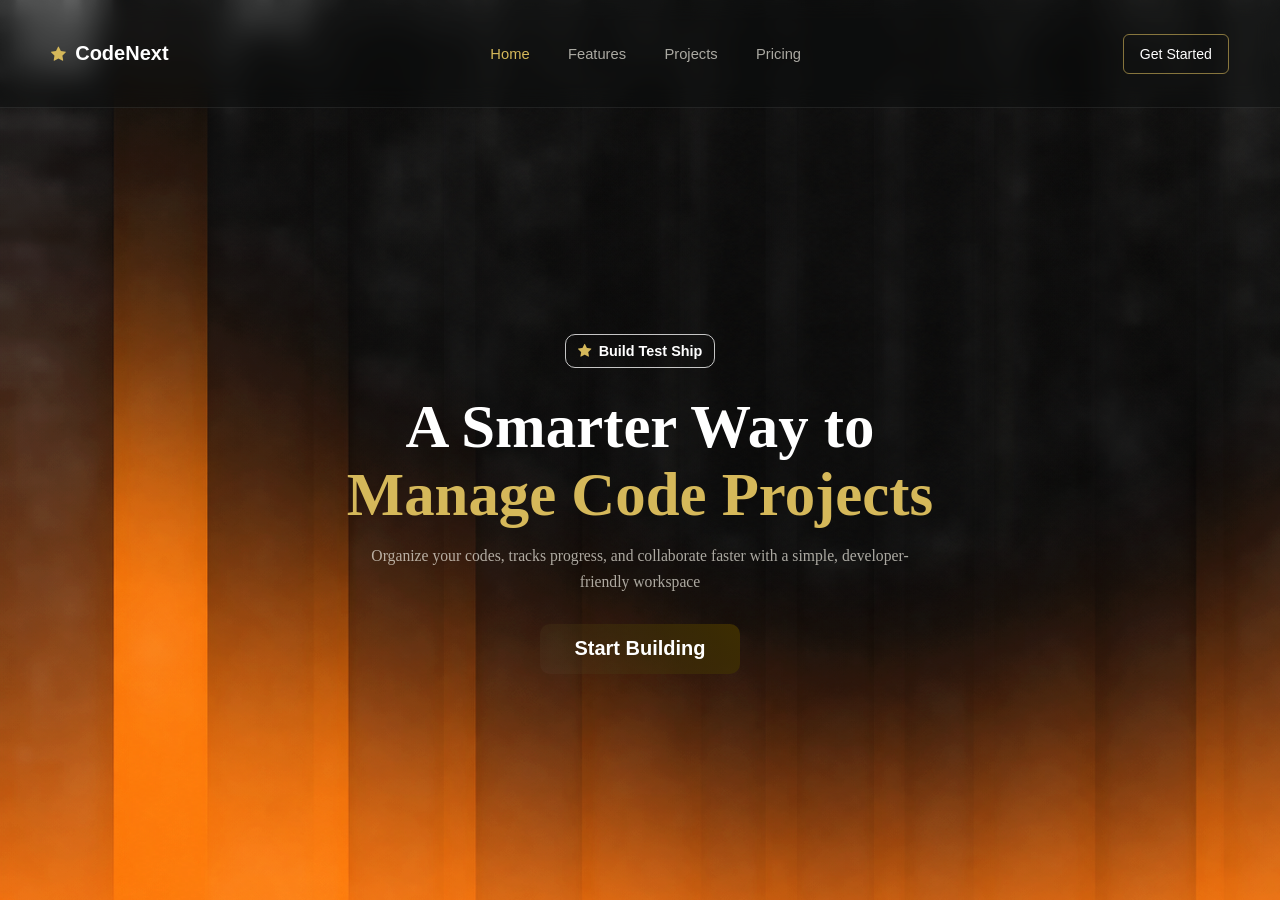
<file: index.html>
<!DOCTYPE html>
<html lang="en">
<head>
    <meta charset="UTF-8">
    <meta name="viewport" content="width=device-width, initial-scale=1.0">
    <title>CodeNext</title>
    <link rel="stylesheet" href="https://cdnjs.cloudflare.com/ajax/libs/font-awesome/4.7.0/css/font-awesome.min.css">
    <link rel="stylesheet" href="style.css">
</head>
<body>
    <div class="container">
        <div class="content">
            <div class="header">
                <div class="left">
                    <i class="fa fa-star" aria-hidden="true"></i><h1>CodeNext</h1>
                </div>
                <div class="middle">
                    <ul>
                        <li><a href="index.html" aria-current="page">Home</a></li>
                        <li><a href="feature.html">Features</a></li>
                        <li><a href="projects.html">Projects</a></li>
                        <li><a href="Pricing.html">Pricing</a></li>
                    </ul>
                </div>
                <div class="right">
                    <button>Get Started</button>
                </div>
            </div>
            <div class="main">
                <div class="top">
                    <span id="design"><i class="fa fa-star" aria-hidden="true"></i> Build Test Ship</span>
                </div>
                <div class="middle">
                    <h1>A Smarter Way to<br><span id="color">Manage Code Projects</span></h1>
                    <p>Organize your codes, tracks progress, and collaborate faster with a simple, developer-friendly workspace</p>
                </div>
                <div class="bottom">
                    <button>Start Building</button>
                </div>
            </div>
        </div>
    </div>
</body>
</html>
</file>
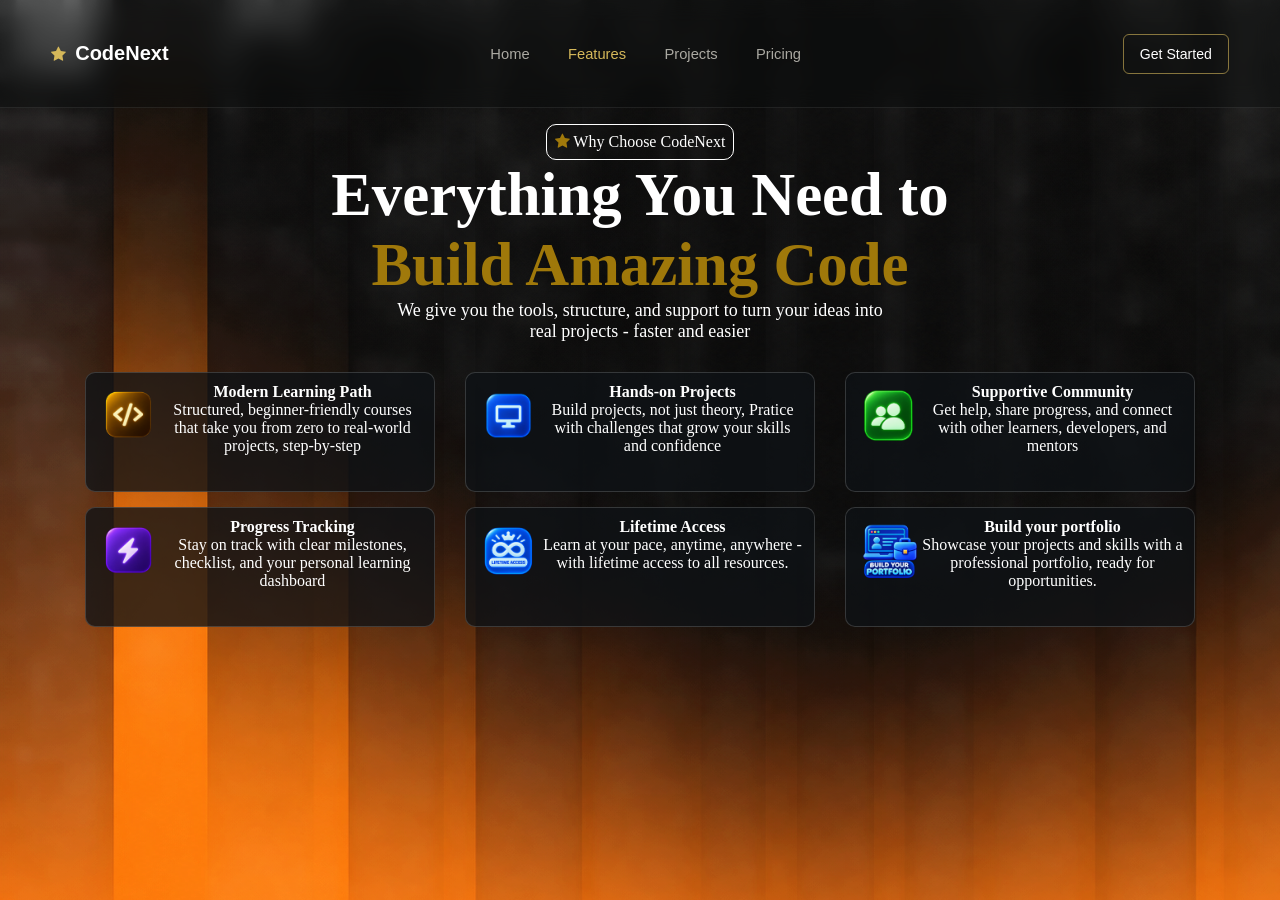
<file: feature.html>
<!DOCTYPE html>
<html lang="en">
<head>
    <meta charset="UTF-8">
    <meta name="viewport" content="width=device-width, initial-scale=1.0">
    <title>CodeNext</title>
    <link rel="stylesheet" href="https://cdnjs.cloudflare.com/ajax/libs/font-awesome/4.7.0/css/font-awesome.min.css">
    <link rel="stylesheet" href="feature.css">
</head>
<body>
    <div class="container">
        <div class="content">
            <div class="header">
                <div class="left">
                    <i class="fa fa-star" aria-hidden="true"></i><h1>CodeNext</h1>
                </div>
                <div class="middle">
                    <ul>
                        <li><a href="index.html">Home</a></li>
                        <li><a href="feature.html" aria-current="page">Features</a></li>
                        <li><a href="projects.html">Projects</a></li>
                        <li><a href="Pricing.html">Pricing</a></li>
                    </ul>
                </div>
                <div class="right">
                    <button>Get Started</button>
                </div>
            </div>
            <div class="main">
                <div class="top">
                    <span id="design"><i class="fa fa-star" aria-hidden="true"></i> Why Choose CodeNext</span>
                    <div class="heading"><h1>Everything You Need to <span class="design">Build Amazing Code</span></h1></div>
                    <p>We give you the tools, structure, and support to turn your ideas into real projects - faster and easier</p>
                </div>
                <div class="middle">
                    <div class="first">
                        <div class="one">
                            <img src="/img/ico1.png" height="65px" alt="">
                            <div class="in">
                                <h4>Modern Learning Path</h4>
                                <p>Structured, beginner-friendly courses that take you from zero to real-world projects, step-by-step</p>
                            </div>
                        </div>
                        <div class="two">
                            <img src="/img/ico2.png" height="65px" alt="">
                            <div class="in">
                                <h4>Hands-on Projects</h4>
                                <p>Build projects, not just theory, Pratice with challenges that grow your skills and confidence</p>
                            </div>
                        </div>
                        <div class="three">
                            <img src="/img/ico3.png" height="65px" alt="">
                            <div class="in">
                                <h4>Supportive Community</h4>
                                <p>Get help, share progress, and connect with other learners, developers, and mentors</p>
                            </div>
                        </div>
                    </div>
                    <div class="second">
                        <div class="four">
                            <img src="/img/ico4.png" height="65px" alt="">
                            <div class="in">
                                <h4>Progress Tracking</h4>
                                <p>Stay on track with clear milestones, checklist, and your personal learning dashboard</p>
                            </div>
                        </div>
                        <div class="five">
                            <img src="/img/ico5.png" height="65px" alt="">
                            <div class="in">
                                <h4>Lifetime Access</h4>
                                <p>Learn at your pace, anytime, anywhere - with lifetime access to all resources.</p>
                            </div>
                        </div>
                        <div class="six"><img src="/img/ico6.png" height="65px" alt="">
                            <div class="in">
                                <h4>Build your portfolio</h4>
                                <p>Showcase your projects and skills with a professional portfolio, ready for opportunities.</p>
                            </div></div>
                    </div>
                </div>
                <div class="bottom"></div>
            </div>
        </div>
    </div>
</body>
</html>
</file>
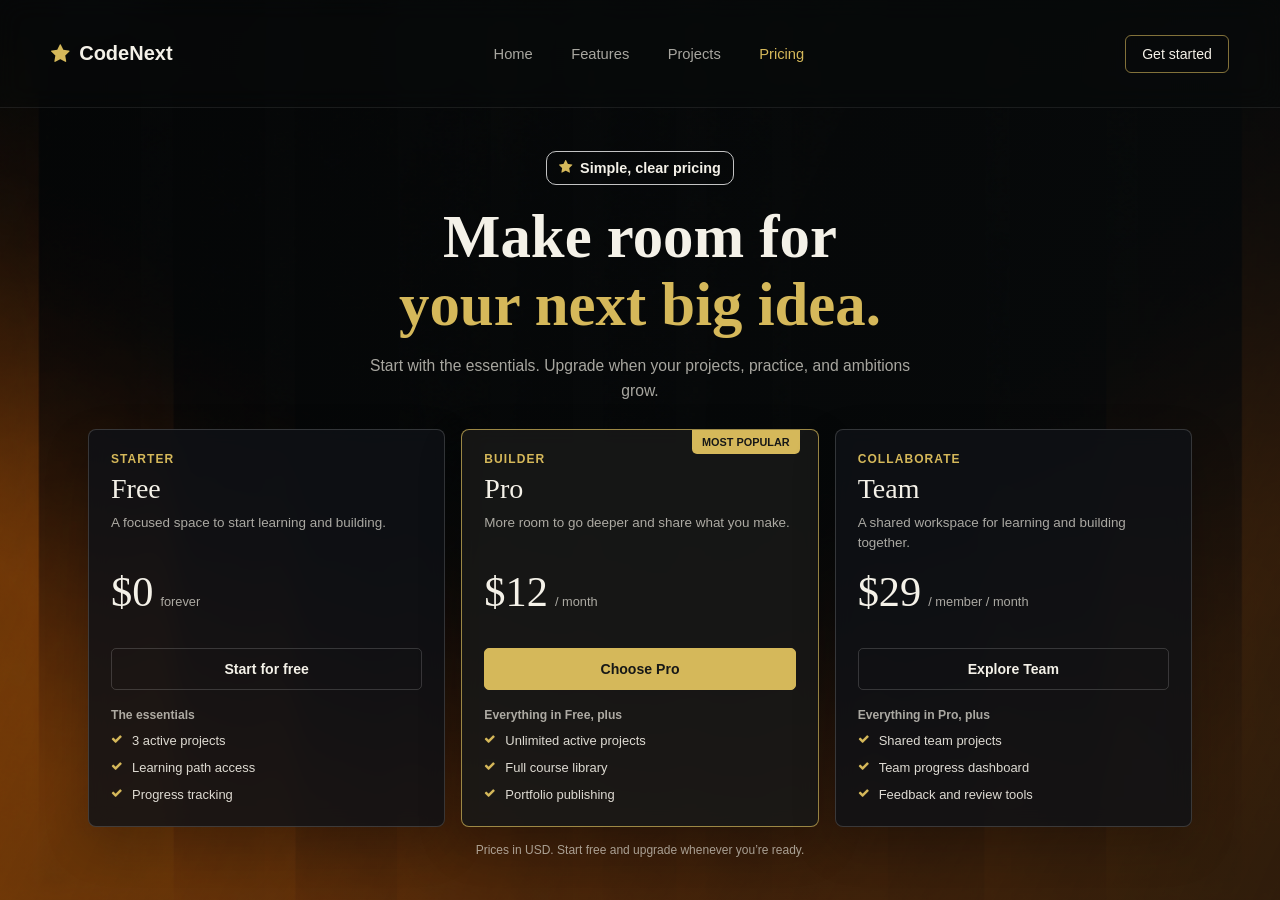
<file: Pricing.html>
<!DOCTYPE html>
<html lang="en">
<head>
    <meta charset="UTF-8">
    <meta name="viewport" content="width=device-width, initial-scale=1.0">
    <title>Pricing | CodeNext</title>
    <link rel="stylesheet" href="https://cdnjs.cloudflare.com/ajax/libs/font-awesome/4.7.0/css/font-awesome.min.css">
    <link rel="stylesheet" href="pricing.css">
</head>
<body class="pricing-page">
    <header class="site-header">
        <a class="brand" href="index.html" aria-label="CodeNext home">
            <i class="fa fa-star" aria-hidden="true"></i>
            <span>CodeNext</span>
        </a>
        <nav class="main-nav" aria-label="Main navigation">
            <a href="index.html">Home</a>
            <a href="feature.html">Features</a>
            <a href="projects.html">Projects</a>
            <a href="Pricing.html" aria-current="page">Pricing</a>
        </nav>
        <a class="header-cta" href="#plans">Get started</a>
    </header>

    <main class="pricing-main">
        <section class="pricing-intro" aria-labelledby="pricing-title">
            <p class="eyebrow"><i class="fa fa-star" aria-hidden="true"></i> Simple, clear pricing</p>
            <h1 id="pricing-title">Make room for<br><span>your next big idea.</span></h1>
            <p class="intro-copy">Start with the essentials. Upgrade when your projects, practice, and ambitions grow.</p>
        </section>

        <section class="plan-grid" id="plans" aria-label="Available plans">
            <article class="plan-card">
                <div class="plan-heading">
                    <p class="plan-label">Starter</p>
                    <h2>Free</h2>
                    <p class="plan-description">A focused space to start learning and building.</p>
                </div>
                <p class="plan-price"><span class="price-amount">$0</span><span class="price-period">forever</span></p>
                <a class="plan-button" href="index.html">Start for free</a>
                <p class="feature-heading">The essentials</p>
                <ul class="feature-list">
                    <li><i class="fa fa-check" aria-hidden="true"></i> 3 active projects</li>
                    <li><i class="fa fa-check" aria-hidden="true"></i> Learning path access</li>
                    <li><i class="fa fa-check" aria-hidden="true"></i> Progress tracking</li>
                </ul>
            </article>

            <article class="plan-card plan-featured">
                <p class="popular-label">Most popular</p>
                <div class="plan-heading">
                    <p class="plan-label">Builder</p>
                    <h2>Pro</h2>
                    <p class="plan-description">More room to go deeper and share what you make.</p>
                </div>
                <p class="plan-price"><span class="price-amount">$12</span><span class="price-period">/ month</span></p>
                <a class="plan-button" href="index.html">Choose Pro</a>
                <p class="feature-heading">Everything in Free, plus</p>
                <ul class="feature-list">
                    <li><i class="fa fa-check" aria-hidden="true"></i> Unlimited active projects</li>
                    <li><i class="fa fa-check" aria-hidden="true"></i> Full course library</li>
                    <li><i class="fa fa-check" aria-hidden="true"></i> Portfolio publishing</li>
                </ul>
            </article>

            <article class="plan-card">
                <div class="plan-heading">
                    <p class="plan-label">Collaborate</p>
                    <h2>Team</h2>
                    <p class="plan-description">A shared workspace for learning and building together.</p>
                </div>
                <p class="plan-price"><span class="price-amount">$29</span><span class="price-period">/ member / month</span></p>
                <a class="plan-button" href="index.html">Explore Team</a>
                <p class="feature-heading">Everything in Pro, plus</p>
                <ul class="feature-list">
                    <li><i class="fa fa-check" aria-hidden="true"></i> Shared team projects</li>
                    <li><i class="fa fa-check" aria-hidden="true"></i> Team progress dashboard</li>
                    <li><i class="fa fa-check" aria-hidden="true"></i> Feedback and review tools</li>
                </ul>
            </article>
        </section>

        <p class="pricing-note">Prices in USD. Start free and upgrade whenever you’re ready.</p>
    </main>
</body>
</html>
</file>
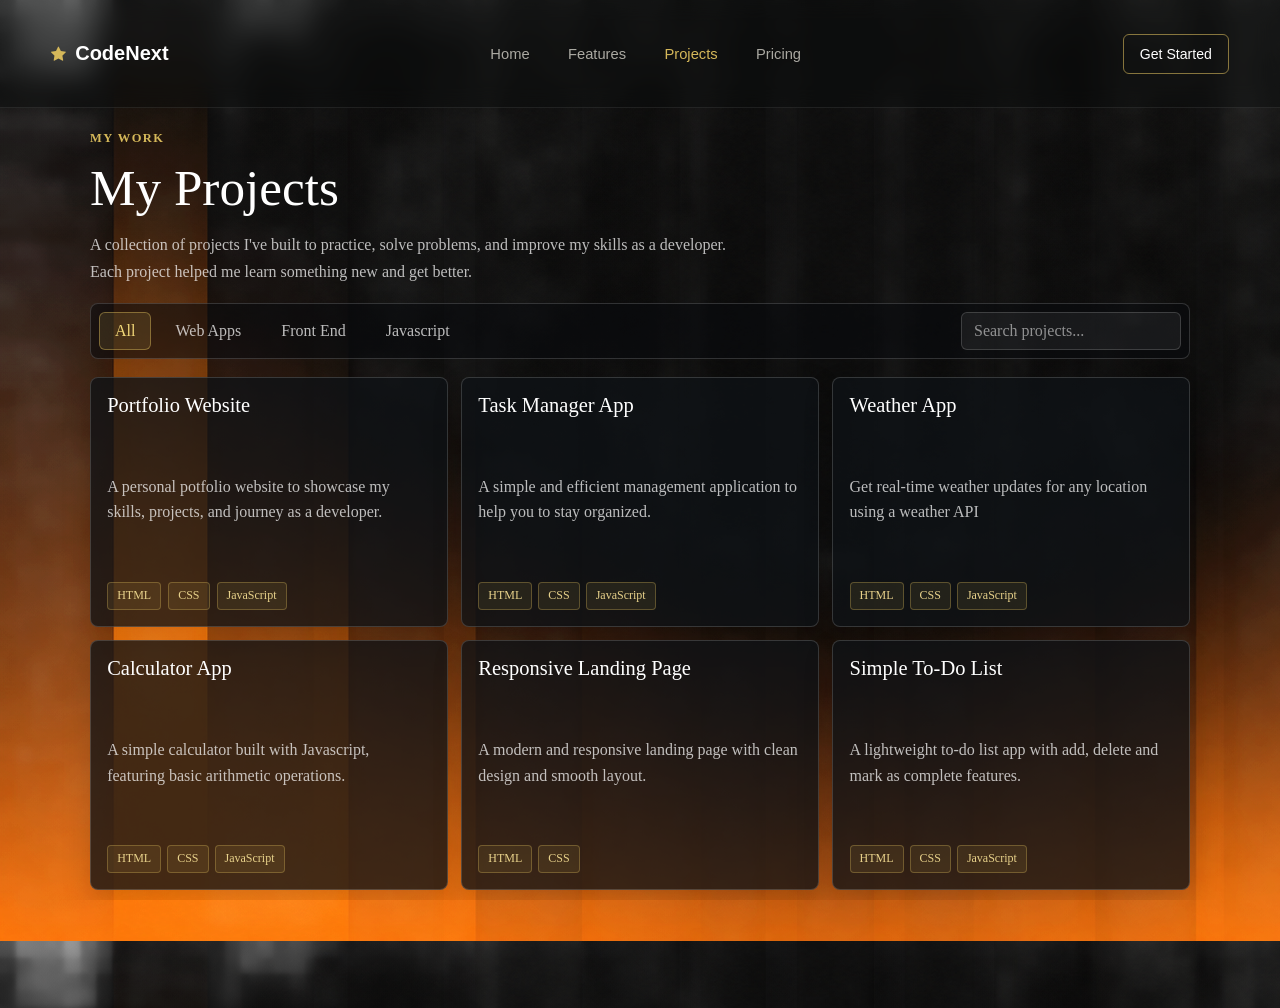
<file: projects.html>
<!DOCTYPE html>
<html lang="en">
<head>
    <meta charset="UTF-8">
    <meta name="viewport" content="width=device-width, initial-scale=1.0">
    <title>CodeNext</title>
    <link rel="stylesheet" href="https://cdnjs.cloudflare.com/ajax/libs/font-awesome/4.7.0/css/font-awesome.min.css">
    <link rel="stylesheet" href="projects.css">
</head>
<body>
    <div class="container">
        <div class="content">
            <div class="header">
                <div class="left">
                    <i class="fa fa-star" aria-hidden="true"></i><h1>CodeNext</h1>
                </div>
                <div class="middle">
                    <ul>
                        <li><a href="index.html">Home</a></li>
                        <li><a href="feature.html">Features</a></li>
                        <li><a href="projects.html" aria-current="page">Projects</a></li>
                        <li><a href="Pricing.html">Pricing</a></li>
                    </ul>
                </div>
                <div class="right">
                    <button>Get Started</button>
                </div>
            </div>
            <div class="main">
                <div class="top">
                    <p>My Work</p>
                    <h1>My Projects</h1>
                    <span>A collection of projects I've built to practice, solve problems, and improve my skills as a developer. Each project helped me learn something new and get better.</span>
                </div>
                <div class="nav">
                    <div class="left">
                        <button>All</button>
                        <button>Web Apps</button>
                        <button>Front End</button>
                        <button>Javascript</button>
                    </div>
                    <div class="right">
                        <input type="text" placeholder="Search projects...">
                    </div>
                </div>
                <div class="middle">
                    <div class="one">
                        <h3>Portfolio Website</h3>
                    <span>A personal potfolio website to showcase my skills, projects, and journey as a developer.</span>
                    <div class="below">
                        <button>HTML</button>
                        <button>CSS</button>
                        <button>JavaScript</button>
                    </div>
                    </div>
                    <div class="one">
                        <h3>Task Manager App</h3>
                        <span>A simple and efficient management application to help you to stay organized.</span>
                        <button>HTML</button>
                        <button>CSS</button>
                        <button>JavaScript</button>
                    </div>
                    <div class="one">
                        <h3>Weather App</h3>
                        <span>Get real-time weather updates for any location using a weather API</span>
                        <button>HTML</button>
                        <button>CSS</button>
                        <button>JavaScript</button>
                    </div>
                    <div class="two">
                        <h3>Calculator App</h3>
                        <span>A simple calculator built with Javascript, featuring basic arithmetic operations.</span>
                        <button>HTML</button>
                        <button>CSS</button>
                        <button>JavaScript</button>
                    </div>
                    <div class="two">
                        <h3>Responsive Landing Page</h3>
                        <span>A modern and responsive landing page with clean design and smooth layout.</span>
                        <button>HTML</button>
                        <button>CSS</button>
                    </div>
                    <div class="two">
                        <h3>Simple To-Do List</h3>
                        <span>A lightweight to-do list app with add, delete and mark as complete features.</span>
                        <button>HTML</button>
                        <button>CSS</button>
                        <button>JavaScript</button>
                    </div>
                </div>
            </div>
            <div class="footer"></div>
        </div>
    </div>
</body>
</html>
</file>
<file: style.css>
*{
    margin: 0%;
    padding: 0%;
    box-sizing: border-box;
}
html{
    background-image: url(/img/background.png);
}
.header{
    display: flex;
    align-items: center;
    justify-content: space-between;
    padding: 16px clamp(20px, 4vw, 56px);
    width: 100%;
    position: fixed;
    top: 0;
    left: 0;
    right: 0;
    height: 12vh;
    min-height: 76px;
    border-bottom: 1px solid rgba(255, 255, 255, 0.08);
    background: rgba(10, 12, 14, 0.35);
    backdrop-filter: blur(12px);
    z-index: 2;
    font-family: "Trebuchet MS", sans-serif;
}
.header .left{
    display: flex;
    align-items: center;
    gap: 9px;
    color: white;
}
.header .left i{
    color: #d5b85a;
}
.header .left h1{
    margin: 0;
    font-size: 1.25rem;
    cursor: pointer;
}
.header .middle{
    border: 0;
    padding: 0;
}
.header .middle ul{
    display: flex;
    gap: clamp(16px, 3vw, 42px);
    margin: 0;
    padding: 0;
}
.header .middle ul li{
    list-style: none;
}
.header .middle ul li a {
    text-decoration: none;
    color: rgba(244, 241, 232, 0.68);
    cursor: pointer;
    font-size: 0.92rem;
    transition: color 160ms ease;
}
.header .middle ul li a:hover,
.header .middle ul li a[aria-current="page"] {
    color: #d5b85a;
}
.header .right button{
    min-height: 40px;
    padding: 0 16px;
    border: 1px solid rgba(213, 184, 90, 0.6);
    border-radius: 6px;
    background: transparent;
    color: white;
    cursor: pointer;
    font: inherit;
    font-size: 0.88rem;
    transition: background-color 160ms ease, color 160ms ease;
}
.header .right button:hover{
    border-color: #d5b85a;
    background: #d5b85a;
    color: #171817;
}
.main{
    margin-top: 12vh;
    height: 88vh;
    display: flex;
    flex-direction: column;
    justify-content: center;
    align-items: center;
    width: 100%;
}
.main .top{
    color: white;
    margin-bottom: 25px;
}
.main .top #design{
    display: inline-flex;
    align-items: center;
    gap: 8px;
    padding: 8px 12px;
    border: 1px solid rgba(255, 255, 255, 0.76);
    border-radius: 10px;
    font-family: "Trebuchet MS", sans-serif;
    font-size: 0.9rem;
    font-weight: 700;
}
.main .top #design i{
    color: #d5b85a;
}
.main .middle{
    display: flex;
    flex-direction: column;
    align-items: center;
    justify-content: center;
    width: 800px;
}
.main .middle h1{
    color: white;
    max-width: 900px;
    font-family: Georgia, "Times New Roman", serif;
    font-size: clamp(2.8rem, 5vw, 3.8rem);
    font-weight: 700;
    line-height: 1.12;
    text-align: center;
}
.main .middle p{
    max-width: 560px;
    margin-top: 14px;
    color: rgba(244, 241, 232, 0.68);
    font-size: 0.98rem;
    line-height: 1.6;
    text-align: center;
}
.main .middle #color{
    color: #d5b85a;
}
.main .bottom{
    margin-top: 30px;
}
.main .bottom button{
    height: 50px;
    border-radius: 10px;
    width: 200px;
    border: none;
    background: linear-gradient(45deg, rgba(191, 191, 204, 0.041), rgb(61, 45, 1));
    color: white;
    cursor: pointer;
    font-weight: bold;
    font-size: 20px;
}
.main .bottom button:hover{
    scale: 1.05;
}
</file>
<file: feature.css>
*{
    margin: 0%;
    padding: 0%;
    box-sizing: border-box;
}
html{
    background-image: url(/img/background.png);
}
.header{
    display: flex;
    align-items: center;
    justify-content: space-between;
    padding: 16px clamp(20px, 4vw, 56px);
    width: 100%;
    position: fixed;
    top: 0;
    left: 0;
    right: 0;
    height: 12vh;
    min-height: 76px;
    border-bottom: 1px solid rgba(255, 255, 255, 0.08);
    background: rgba(10, 12, 14, 0.35);
    backdrop-filter: blur(12px);
    z-index: 2;
    font-family: "Trebuchet MS", sans-serif;
}
.header .left{
    display: flex;
    align-items: center;
    gap: 9px;
    color: white;
}
.header .left i{
    color: #d5b85a;
}
.header .left h1{
    margin: 0;
    font-size: 1.25rem;
    cursor: pointer;
}
.header .middle{
    border: 0;
    padding: 0;
}
.header .middle ul{
    display: flex;
    gap: clamp(16px, 3vw, 42px);
    margin: 0;
    padding: 0;
}
.header .middle ul li{
    list-style: none;
}
.header .middle ul li a {
    text-decoration: none;
    color: rgba(244, 241, 232, 0.68);
    cursor: pointer;
    font-size: 0.92rem;
    transition: color 160ms ease;
}
.header .middle ul li a:hover,
.header .middle ul li a[aria-current="page"] {
    color: #d5b85a;
}
.header .right button{
    min-height: 40px;
    padding: 0 16px;
    border: 1px solid rgba(213, 184, 90, 0.6);
    border-radius: 6px;
    background: transparent;
    color: white;
    cursor: pointer;
    font: inherit;
    font-size: 0.88rem;
    transition: background-color 160ms ease, color 160ms ease;
}
.header .right button:hover{
    border-color: #d5b85a;
    background: #d5b85a;
    color: #171817;
}
#design{
    border: 1px solid white;
    border-radius: 10px;
    padding: 8px;
    margin-top: 10px;
}
#design i{
    color: rgba(185, 139, 10, 0.849);
}
.main{
    margin-top: 12vh;
    display: flex;
    flex-direction: column;
    justify-content: center;
    align-items: center;
    width: 100%;
    color: white;
    padding: 6px;
}
.main .top{
    display: flex;
    flex-direction: column;
    align-items: center;
    width: 650px;
}
.top .heading h1{
    font-size: 3.8em;
    text-align: center;
}
.design{
    color: rgba(185, 139, 10, 0.849);
}
.main .top p{
    font-size: 18px;
    text-align: center;
    width: 500px;
}
.middle{
    display: flex;
    flex-direction: column;
}
.middle .first{
    margin-top: 30px;
    display: flex;
    gap: 30px;
    align-items: center;
    justify-content: center;
}
.middle .first .one, .middle .first .two, .middle .first .three{
    border: 1px solid rgba(255, 255, 255, 0.16);
    width: 350px;
    height: 120px;
    border-radius: 10px;
    background-color: rgba(15, 18, 22, 0.78);
    display: flex;
    text-align: center;
    padding: 10px;
    cursor: pointer;
    transition: transform 180ms ease, border-color 180ms ease, background-color 180ms ease;
}
.middle .first .one:hover, .middle .first .two:hover, .middle .first .three:hover{
    transform: translateY(-3px);
    border-color: rgba(213, 184, 90, 0.62);
    background: rgba(20, 22, 25, 0.9);
    scale: 1.05;
}
.middle .second{
    display: flex;
    gap: 30px;
    align-items: center;
    justify-content: center;
    margin-top: 15px;
}
.middle .second .four, .middle .second .five, .middle .second .six{
    border: 1px solid rgba(255, 255, 255, 0.16);
    width: 350px;
    height: 120px;
    border-radius: 10px;
    background-color: rgba(15, 18, 22, 0.78);
    display: flex;
    text-align: center;
    padding: 10px;
    cursor: pointer;
    transition: transform 180ms ease, border-color 180ms ease, background-color 180ms ease;
}
.middle .second .four:hover, .middle .second .five:hover, .middle .second .six:hover{
     transform: translateY(-3px);
    border-color: rgba(213, 184, 90, 0.62);
    background: rgba(20, 22, 25, 0.9);
    scale: 1.05;
}
</file>
<file: pricing.css>
:root{
	color-scheme: dark;
	--pricing-ink: #f4f1e8;
	--pricing-muted: rgba(244, 241, 232, 0.68);
	--pricing-gold: #d5b85a;
	--pricing-border: rgba(255, 255, 255, 0.16);
	--pricing-panel: rgba(15, 18, 22, 0.82);
}
*{
	box-sizing: border-box;
}
html{
	min-height: 100%;
	background: #101215 url("img/background.png") center / cover fixed no-repeat;
}
body{
	min-height: 100vh;
	margin: 0;
	color: var(--pricing-ink);
	font-family: "Trebuchet MS", sans-serif;
}
a{
	color: inherit;
}
.pricing-page::before{
	position: fixed;
	z-index: -1;
	background: linear-gradient(115deg, rgba(9, 12, 13, 0.48), rgba(9, 12, 13, 0.84));
	content: "";
	inset: 0;
}
.site-header{
	position: absolute;
	z-index: 2;
	top: 0;
	left: 0;
	display: flex;
	width: 100%;
	height: 12vh;
	min-height: 76px;
	align-items: center;
	justify-content: space-between;
	padding: 16px clamp(20px, 4vw, 56px);
	border-bottom: 1px solid rgba(255, 255, 255, 0.08);
	background: rgba(10, 12, 14, 0.35);
	backdrop-filter: blur(12px);
}
.brand{
	display: inline-flex;
	align-items: center;
	gap: 9px;
	color: var(--pricing-ink);
	font-size: 1.25rem;
	font-weight: 700;
	text-decoration: none;
}
.brand .fa,
.eyebrow .fa{
	color: var(--pricing-gold);
}
.main-nav{
	display: flex;
	align-items: center;
	gap: clamp(16px, 3vw, 42px);
}
.main-nav a{
	color: var(--pricing-muted);
	font-size: 0.92rem;
	text-decoration: none;
	transition: color 160ms ease;
}
.main-nav a:hover,
.main-nav a[aria-current="page"]{
	color: var(--pricing-gold);
}
.header-cta{
	padding: 10px 16px;
	border: 1px solid rgba(213, 184, 90, 0.6);
	border-radius: 6px;
	color: var(--pricing-ink);
	font-size: 0.88rem;
	text-decoration: none;
	transition: background-color 160ms ease, color 160ms ease;
}
.header-cta:hover{
	background: var(--pricing-gold);
	color: #151719;
}
.pricing-main{
	display: flex;
	width: min(1160px, 100%);
	min-height: 100vh;
	flex-direction: column;
	justify-content: center;
	margin: 0 auto;
	padding: calc(12vh + 24px) 28px 24px;
}
.pricing-intro{
	max-width: 720px;
	margin: 0 auto 26px;
	text-align: center;
}
.eyebrow{
	display: inline-flex;
	align-items: center;
	gap: 8px;
	margin: 0 0 18px;
	padding: 8px 12px;
	border: 1px solid rgba(255, 255, 255, 0.76);
	border-radius: 10px;
	color: var(--pricing-ink);
	font-size: 0.9rem;
	font-weight: 700;
}
.pricing-intro h1{
	margin: 0;
	font-family: Georgia, "Times New Roman", serif;
	font-size: clamp(2.8rem, 5vw, 3.8rem);
	font-weight: 700;
	line-height: 1.12;
}
.pricing-intro h1 span{
	color: var(--pricing-gold);
}
.intro-copy{
	max-width: 560px;
	margin: 14px auto 0;
	color: var(--pricing-muted);
	font-size: 0.98rem;
	line-height: 1.6;
}
.plan-grid{
	display: grid;
	grid-template-columns: repeat(3, minmax(0, 1fr));
	align-items: stretch;
	gap: 16px;
	scroll-margin-top: 24px;
}
.plan-card{
	position: relative;
	display: flex;
	min-width: 0;
	flex-direction: column;
	padding: 22px;
	border: 1px solid var(--pricing-border);
	border-radius: 8px;
	background: var(--pricing-panel);
	box-shadow: 0 18px 45px rgba(0, 0, 0, 0.2);
	backdrop-filter: blur(10px);
	transition: transform 180ms ease, border-color 180ms ease, background-color 180ms ease;
}
.plan-card:hover{
	transform: translateY(-3px);
	border-color: rgba(213, 184, 90, 0.54);
	background: rgba(20, 22, 25, 0.92);
}
.plan-featured{
	border-color: rgba(213, 184, 90, 0.7);
	background: rgba(24, 25, 23, 0.88);
}
.popular-label{
	position: absolute;
	top: 0;
	right: 18px;
	margin: 0;
	padding: 6px 10px;
	border-radius: 0 0 5px 5px;
	background: var(--pricing-gold);
	color: #171817;
	font-size: 0.68rem;
	font-weight: 700;
	text-transform: uppercase;
}
.plan-heading{
	min-height: 106px;
}
.plan-label{
	margin: 0 0 7px;
	color: var(--pricing-gold);
	font-size: 0.75rem;
	font-weight: 700;
	letter-spacing: 0.09em;
	text-transform: uppercase;
}
.plan-heading h2{
	margin: 0;
	font-family: Georgia, "Times New Roman", serif;
	font-size: 1.75rem;
	font-weight: 400;
}
.plan-description{
	margin: 8px 0 0;
	color: var(--pricing-muted);
	font-size: 0.84rem;
	line-height: 1.5;
}
.plan-price{
	display: flex;
	min-height: 64px;
	align-items: baseline;
	gap: 7px;
	margin: 13px 0;
}
.price-amount{
	font-family: Georgia, "Times New Roman", serif;
	font-size: 2.65rem;
	line-height: 1;
}
.price-period{
	color: var(--pricing-muted);
	font-size: 0.8rem;
}
.plan-button{
	display: flex;
	min-height: 42px;
	align-items: center;
	justify-content: center;
	border: 1px solid var(--pricing-border);
	border-radius: 5px;
	color: var(--pricing-ink);
	font-size: 0.88rem;
	font-weight: 700;
	text-decoration: none;
	transition: background-color 160ms ease, border-color 160ms ease, color 160ms ease;
}
.plan-button:hover,
.plan-featured .plan-button{
	border-color: var(--pricing-gold);
	background: var(--pricing-gold);
	color: #171817;
}
.feature-heading{
	margin: 18px 0 10px;
	color: var(--pricing-muted);
	font-size: 0.76rem;
	font-weight: 700;
}
.feature-list{
	display: grid;
	gap: 9px;
	margin: 0;
	padding: 0;
	list-style: none;
}
.feature-list li{
	display: flex;
	align-items: flex-start;
	gap: 9px;
	color: rgba(244, 241, 232, 0.9);
	font-size: 0.81rem;
	line-height: 1.4;
}
.feature-list .fa{
	margin-top: 2px;
	color: var(--pricing-gold);
	font-size: 0.72rem;
}
.pricing-note{
	margin: 16px 0 0;
	color: var(--pricing-muted);
	font-size: 0.75rem;
	text-align: center;
}
@media (max-width: 820px){
	.pricing-main{
		justify-content: flex-start;
		padding-top: calc(12vh + 34px);
	}
	.plan-grid{
		grid-template-columns: repeat(2, minmax(0, 1fr));
	}
	.plan-featured{
		grid-row: span 2;
	}
}
@media (max-width: 600px){
	.site-header{
		position: relative;
		height: auto;
		min-height: 0;
		flex-wrap: wrap;
		gap: 14px;
		padding: 16px;
	}
	.brand{
		font-size: 1.1rem;
	}
	.main-nav{
		order: 3;
		width: 100%;
		justify-content: space-between;
		gap: 8px;
	}
	.main-nav a{
		font-size: 0.8rem;
	}
	.header-cta{
		padding: 8px 11px;
		font-size: 0.8rem;
	}
	.pricing-main{
		min-height: 0;
		padding: 38px 16px 28px;
	}
	.pricing-intro{
		margin-bottom: 22px;
	}
	.pricing-intro h1{
		font-size: 2.7rem;
	}
	.intro-copy{
		max-width: 390px;
		font-size: 0.9rem;
	}
	.plan-grid{
		grid-template-columns: minmax(0, 1fr);
		gap: 12px;
	}
	.plan-featured{
		grid-row: auto;
	}
	.plan-card{
		padding: 20px;
	}
}
@media (prefers-reduced-motion: reduce){
	*,
	*::before,
	*::after{
		scroll-behavior: auto !important;
		transition-duration: 0.01ms !important;
	}
}
</file>
<file: projects.css>
*{
    margin: 0%;
    padding: 0%;
    box-sizing: border-box;
}
html{
    background-image: url(/img/background.png);
}
body{
    height: 100vh;
    overflow: hidden;
}
.header{
    display: flex;
    align-items: center;
    justify-content: space-between;
    padding: 16px clamp(20px, 4vw, 56px);
    width: 100%;
    position: fixed;
    top: 0;
    left: 0;
    right: 0;
    height: 12vh;
    min-height: 76px;
    border-bottom: 1px solid rgba(255, 255, 255, 0.08);
    background: rgba(10, 12, 14, 0.35);
    backdrop-filter: blur(12px);
    z-index: 2;
    font-family: "Trebuchet MS", sans-serif;
}
.header .left{
    display: flex;
    align-items: center;
    gap: 9px;
    color: white;
}
.header .left i{
    color: #d5b85a;
}
.header .left h1{
    margin: 0;
    font-size: 1.25rem;
    cursor: pointer;
}
.header .middle{
    border: 0;
    padding: 0;
}
.header .middle ul{
    display: flex;
    gap: clamp(16px, 3vw, 42px);
    margin: 0;
    padding: 0;
}
.header .middle ul li{
    list-style: none;
}
.header .middle ul li a {
    text-decoration: none;
    color: rgba(244, 241, 232, 0.68);
    cursor: pointer;
    font-size: 0.92rem;
    transition: color 160ms ease;
}
.header .middle ul li a:hover,
.header .middle ul li a[aria-current="page"] {
    color: #d5b85a;
}
.header .right button{
    min-height: 40px;
    padding: 0 16px;
    border: 1px solid rgba(213, 184, 90, 0.6);
    border-radius: 6px;
    background: transparent;
    color: white;
    cursor: pointer;
    font: inherit;
    font-size: 0.88rem;
    transition: background-color 160ms ease, color 160ms ease;
}
.header .right button:hover{
    border-color: #d5b85a;
    background: #d5b85a;
    color: #171817;
}
.main{
    margin-top: 12vh;
    height: 88vh;
    overflow: hidden;
    display: flex;
    flex-direction: column;
    color: white;
}

:root{
    --project-accent: #d5b85a;
    --project-panel: rgba(15, 18, 22, 0.78);
    --project-line: rgba(255, 255, 255, 0.16);
    --project-muted: rgba(255, 255, 255, 0.72);
}
.main .top,
.main .nav,
.main .middle{
    width: min(1100px, calc(100% - 48px));
    margin-left: auto;
    margin-right: auto;
}
.main .top{
    flex: 0 0 auto;
    padding-top: clamp(16px, 2.5vh, 28px);
    margin-bottom: clamp(12px, 2vh, 22px);
}
.main .top p{
    margin-bottom: 12px;
    color: var(--project-accent);
    font-size: 0.78rem;
    font-weight: 700;
    letter-spacing: 0.12em;
    text-transform: uppercase;
}
.main .top h1{
    margin-bottom: 14px;
    font-family: Georgia, "Times New Roman", serif;
    font-size: 3.2rem;
    font-weight: 500;
}
.main .top span{
    display: block;
    max-width: 650px;
    color: var(--project-muted);
    font-size: 1rem;
    line-height: 1.7;
}
.main .nav{
    flex: 0 0 auto;
    display: flex;
    align-items: center;
    justify-content: space-between;
    gap: 16px;
    margin-bottom: clamp(12px, 2vh, 22px);
    padding: 8px;
    border: 1px solid var(--project-line);
    border-radius: 8px;
    background: rgba(10, 12, 15, 0.58);
}
.main .nav .left{
    display: flex;
    flex-wrap: wrap;
    gap: 8px;
}
.main .nav button{
    min-height: 38px;
    padding: 0 15px;
    border: 1px solid transparent;
    border-radius: 6px;
    background: transparent;
    color: var(--project-muted);
    cursor: pointer;
    font: inherit;
    transition: background-color 160ms ease, color 160ms ease, border-color 160ms ease;
}
.main .nav .left button:first-child,
.main .nav button:hover{
    border-color: rgba(213, 184, 90, 0.45);
    background: rgba(213, 184, 90, 0.14);
    color: #f3d979;
}
.main .nav input{
    width: 220px;
    min-height: 38px;
    padding: 0 12px;
    border: 1px solid var(--project-line);
    border-radius: 6px;
    outline: none;
    background: rgba(255, 255, 255, 0.06);
    color: white;
    font: inherit;
}
.main .nav input::placeholder{
    color: rgba(255, 255, 255, 0.52);
}
.main .nav input:focus{
    border-color: var(--project-accent);
}
.main .middle{
    flex: 1 1 auto;
    min-height: 0;
    display: grid;
    grid-template-columns: repeat(3, minmax(0, 1fr));
    grid-template-rows: repeat(2, minmax(0, 1fr));
    gap: clamp(8px, 1.5vh, 14px);
    padding-bottom: 10px;
}
.main .middle .one,
.main .middle .two{
    display: flex;
    min-height: 0;
    flex-direction: row;
    flex-wrap: wrap;
    align-content: space-between;
    align-items: flex-start;
    gap: 6px;
    padding: clamp(12px, 1.8vh, 18px);
    border: 1px solid var(--project-line);
    border-radius: 8px;
    background: var(--project-panel);
    box-shadow: 0 12px 30px rgba(0, 0, 0, 0.16);
    transition: transform 180ms ease, border-color 180ms ease, background-color 180ms ease;
}
.main .middle .one:hover,
.main .middle .two:hover{
    transform: translateY(-3px);
    border-color: rgba(213, 184, 90, 0.62);
    background: rgba(20, 22, 25, 0.9);
}
.main .middle h3{
    flex: 0 0 100%;
    font-family: Georgia, "Times New Roman", serif;
    font-size: 1.28rem;
    font-weight: 500;
}
.main .middle span{
    flex: 0 0 100%;
    color: var(--project-muted);
    line-height: 1.6;
}
.main .middle .below{
    flex: 0 0 100%;
    margin-top: auto;
}
.main .middle .one > button,
.main .middle .two > button{
    margin-top: 0;
}
.main .middle .below{
    display: flex;
    flex-wrap: wrap;
    gap: 7px;
}
.main .middle .one button,
.main .middle .two button{
    min-height: 28px;
    padding: 0 9px;
    border: 1px solid rgba(213, 184, 90, 0.32);
    border-radius: 4px;
    background: rgba(213, 184, 90, 0.1);
    color: #e8d28b;
    font: inherit;
    font-size: 0.75rem;
}
</file>
